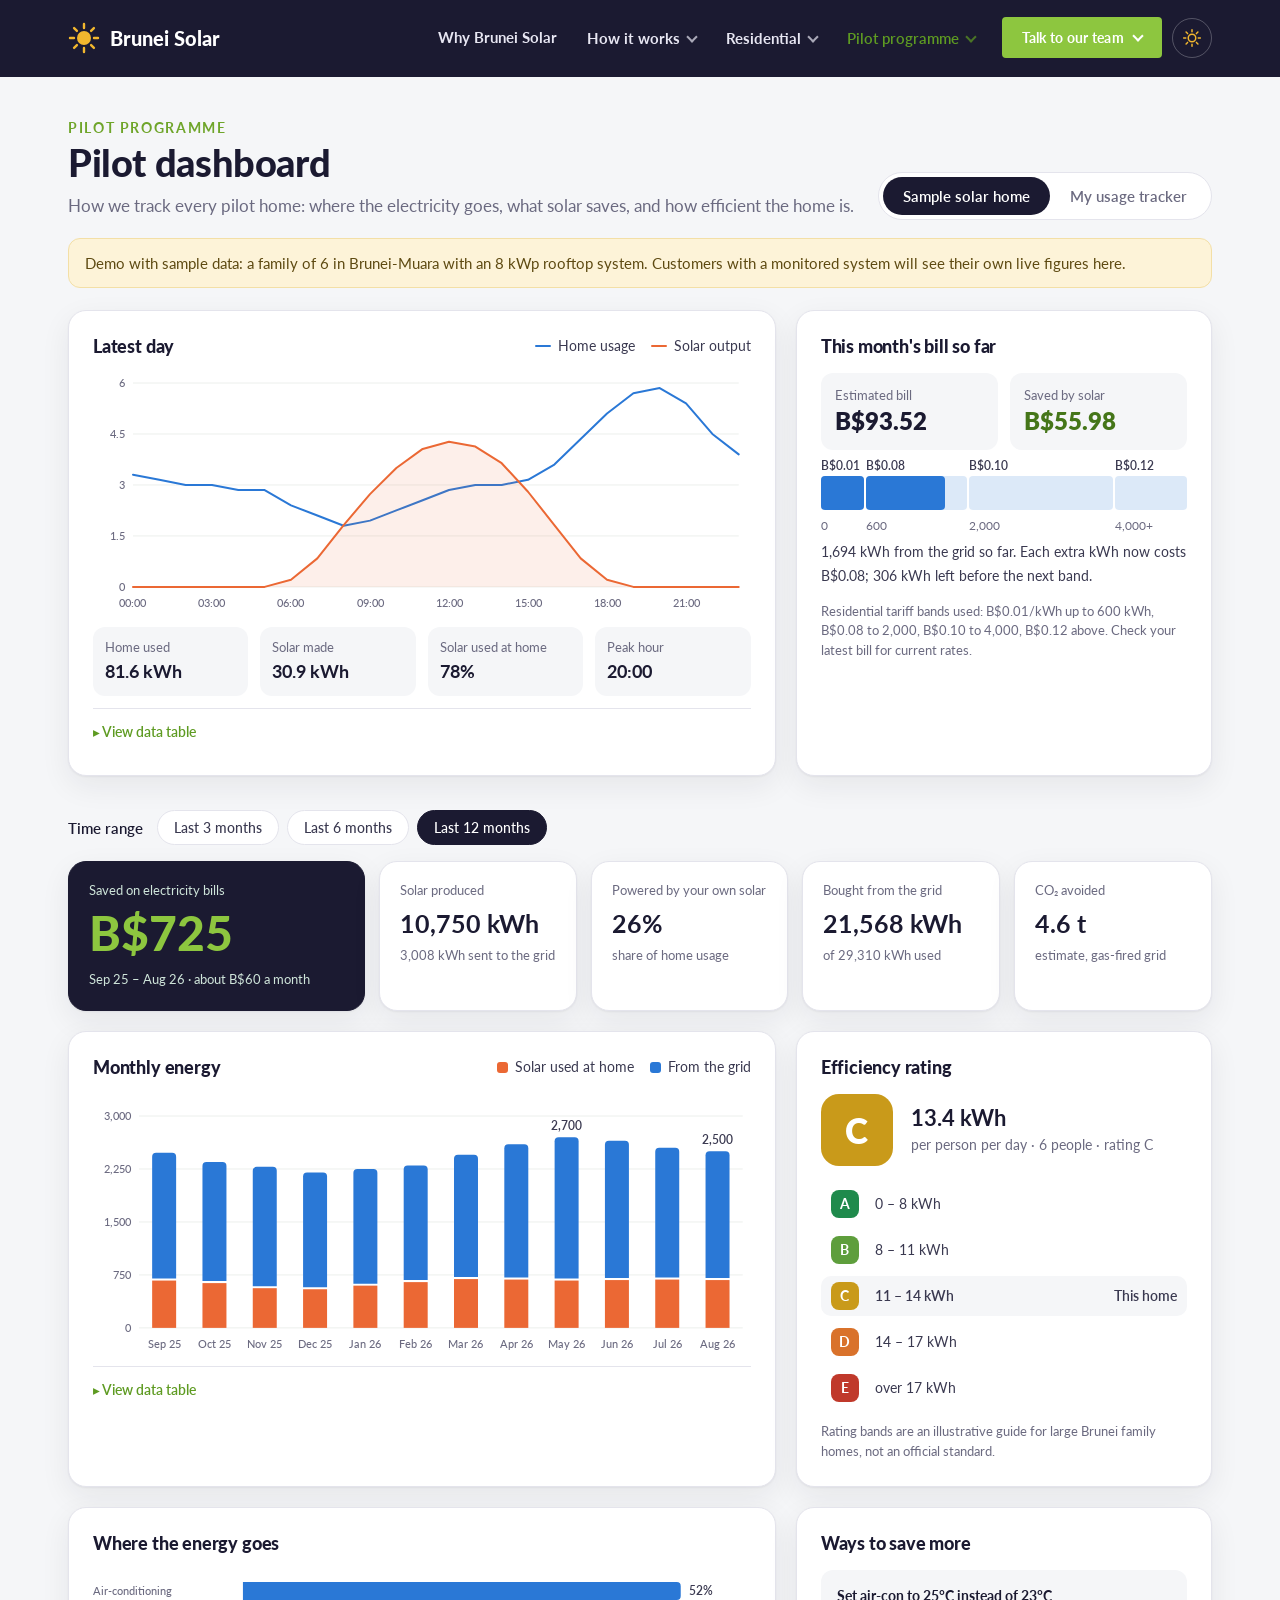
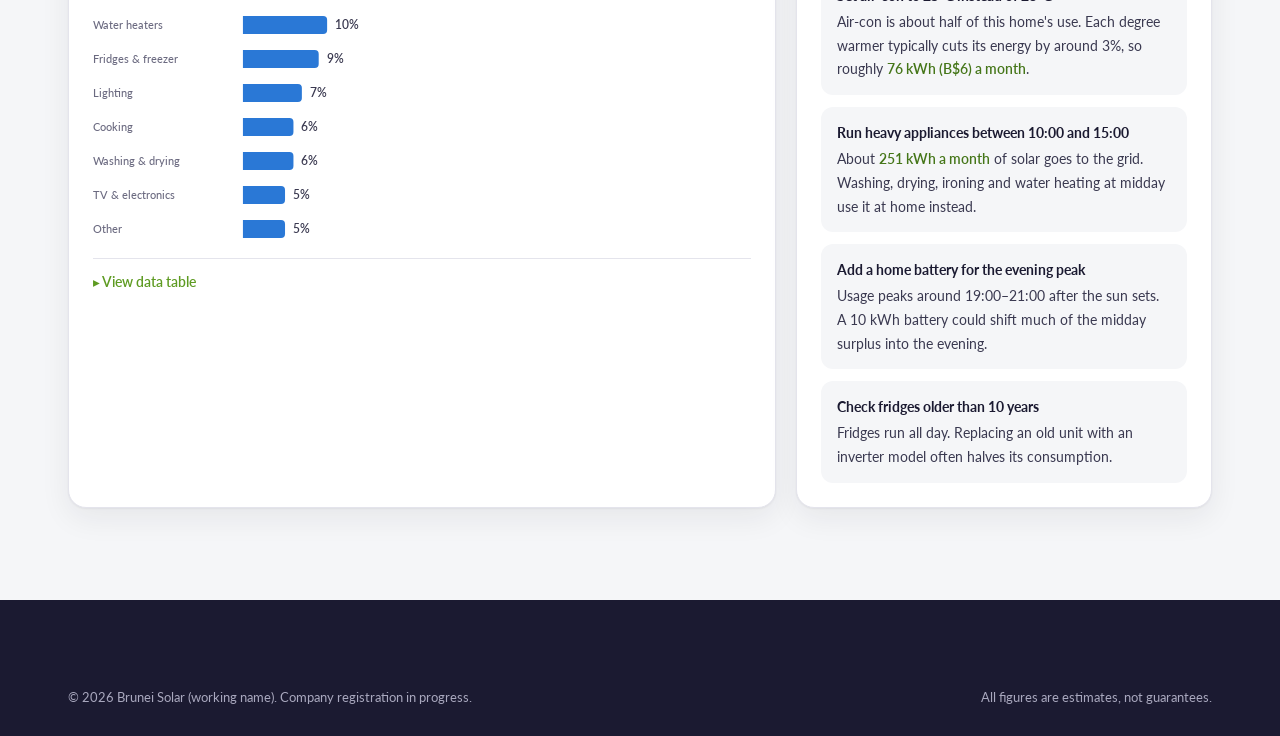
<file: dashboard.html>
<!doctype html>
<html lang="en">
<head>
  <meta charset="utf-8">
  <meta name="viewport" content="width=device-width, initial-scale=1">
  <link rel="icon" href="favicon.svg" type="image/svg+xml">
  <title>Pilot Dashboard — Brunei Solar</title>
  <meta name="description" content="Track your household electricity use, solar output, bill savings and energy efficiency, using Brunei's residential tariff bands.">
  <link rel="preconnect" href="https://fonts.googleapis.com">
  <link rel="preconnect" href="https://fonts.gstatic.com" crossorigin>
  <link href="https://fonts.googleapis.com/css2?family=Lato:wght@300;400;700;900&display=swap" rel="stylesheet">
  <link rel="stylesheet" href="assets/style.css?v=28">
  <link rel="stylesheet" href="assets/dashboard.css?v=2">
  <script>
    // header colour: dark (default) or light, remembered across pages
    (function () {
      var root = document.documentElement;
      try { if (localStorage.getItem('bs-header') === 'light') root.classList.add('header-light'); } catch (e) {}
      document.addEventListener('click', function (e) {
        var b = e.target.closest && e.target.closest('#themeToggle');
        if (!b) return;
        var light = root.classList.toggle('header-light');
        b.setAttribute('aria-label', light ? 'Switch top bar to dark mode' : 'Switch top bar to white mode');
        try { localStorage.setItem('bs-header', light ? 'light' : 'dark'); } catch (e2) {}
      });
    })();
  </script>
</head>
<body class="dash">

<header class="site-header">
  <div class="wrap bar">
    <a href="index.html" class="brand" aria-label="Brunei Solar home">
      <svg viewBox="0 0 32 32" aria-hidden="true"><circle cx="16" cy="16" r="7" fill="#F2B72E"/><g stroke="#F2B72E" stroke-width="2.4" stroke-linecap="round"><path d="M16 2v4M16 26v4M2 16h4M26 16h4M6.1 6.1l2.8 2.8M23.1 23.1l2.8 2.8M6.1 25.9l2.8-2.8M23.1 8.9l2.8-2.8"/></g></svg>
      <span>Brunei Solar</span>
    </a>
    <nav class="nav" id="nav">
      <a href="why.html">Why Brunei Solar</a>
      <div class="has-sub"><a href="how.html">How it works</a>
        <div class="sub"><a href="how.html">Our 5-step process</a><a href="blueprint.html">3D system blueprint</a></div></div>
      <div class="has-sub"><a href="residential.html">Residential</a>
        <div class="sub"><a href="residential.html">Home solar options</a><a href="savings.html">Savings estimator</a></div></div>
      <div class="has-sub"><a href="pilot.html" class="active">Pilot programme</a>
        <div class="sub"><a href="pilot.html">About the pilot</a><a href="dashboard.html">Pilot dashboard</a></div></div>
      <div class="has-sub cta"><a href="contact.html" class="btn btn-sm">Talk to our team</a>
        <div class="sub right"><a href="contact.html">Contact us</a><a href="contact.html#faq">FAQ</a></div></div>
    </nav>
    <button class="theme-toggle" id="themeToggle" aria-label="Switch top bar to white mode" title="White / dark top bar"><svg class="i-sun" viewBox="0 0 24 24"><circle cx="12" cy="12" r="4.5"/><path d="M12 2v2.5M12 19.5V22M2 12h2.5M19.5 12H22M4.9 4.9l1.8 1.8M17.3 17.3l1.8 1.8M4.9 19.1l1.8-1.8M17.3 6.7l1.8-1.8"/></svg><svg class="i-moon" viewBox="0 0 24 24"><path d="M20 14.5A8 8 0 1 1 9.5 4a6.5 6.5 0 0 0 10.5 10.5z"/></svg></button>
    <button class="burger" id="burger" aria-label="Open menu" aria-expanded="false"><span></span><span></span><span></span></button>
  </div>
</header>

<main class="wrap dash-main">
  <div class="dash-head">
    <div>
      <p class="kicker">Pilot programme</p>
      <h1>Pilot dashboard</h1>
      <p class="muted">How we track every pilot home: where the electricity goes, what solar saves, and how efficient the home is.</p>
    </div>
    <div class="tabs" role="tablist">
      <button role="tab" aria-selected="true" data-tab="sample" class="on">Sample solar home</button>
      <button role="tab" aria-selected="false" data-tab="tracker">My usage tracker</button>
    </div>
  </div>

  <!-- ============ SAMPLE HOME ============ -->
  <section id="tab-sample">
    <p class="demo-note">Demo with sample data: a family of 6 in Brunei-Muara with an 8 kWp rooftop system. Customers with a monitored system will see their own live figures here.</p>

    <!-- Today -->
    <div class="grid-2-1">
      <article class="panel">
        <div class="panel-head">
          <div><h2>Latest day</h2><p class="sub" id="dayLabel"></p></div>
          <ul class="legend">
            <li><i class="key-line" style="--c:var(--s-grid)"></i>Home usage</li>
            <li><i class="key-line" style="--c:var(--s-solar)"></i>Solar output</li>
          </ul>
        </div>
        <div class="chart" id="dayChart"></div>
        <div class="day-stats" id="dayStats"></div>
        <details class="table-view"><summary>View data table</summary><div id="dayTable"></div></details>
      </article>

      <article class="panel">
        <div class="panel-head"><div><h2>This month's bill so far</h2><p class="sub" id="billLabel"></p></div></div>
        <div class="bill-figs" id="billFigs"></div>
        <div class="bands" id="bands"></div>
        <p class="band-note" id="bandNote"></p>
        <p class="fine">Residential tariff bands used: B$0.01/kWh up to 600 kWh, B$0.08 to 2,000, B$0.10 to 4,000, B$0.12 above. Check your latest bill for current rates.</p>
      </article>
    </div>

    <!-- History, scoped by the filter -->
    <div class="filter-row" role="group" aria-label="Time range">
      <span>Time range</span>
      <button data-range="3">Last 3 months</button>
      <button data-range="6">Last 6 months</button>
      <button data-range="12" class="on">Last 12 months</button>
    </div>

    <div class="kpis">
      <div class="hero-tile">
        <span>Saved on electricity bills</span>
        <strong id="kSave">–</strong>
        <em id="kSaveSub"></em>
      </div>
      <div class="tile"><span>Solar produced</span><strong id="kProd">–</strong><em id="kProdSub"></em></div>
      <div class="tile"><span>Powered by your own solar</span><strong id="kSelf">–</strong><em>share of home usage</em></div>
      <div class="tile"><span>Bought from the grid</span><strong id="kGrid">–</strong><em id="kGridSub"></em></div>
      <div class="tile"><span>CO₂ avoided</span><strong id="kCo2">–</strong><em>estimate, gas-fired grid</em></div>
    </div>

    <div class="grid-2-1">
      <article class="panel">
        <div class="panel-head">
          <div><h2>Monthly energy</h2><p class="sub">Where your home's electricity came from, kWh</p></div>
          <ul class="legend">
            <li><i class="key-rect" style="--c:var(--s-solar)"></i>Solar used at home</li>
            <li><i class="key-rect" style="--c:var(--s-grid)"></i>From the grid</li>
          </ul>
        </div>
        <div class="chart" id="monthChart"></div>
        <details class="table-view"><summary>View data table</summary><div id="monthTable"></div></details>
      </article>

      <article class="panel">
        <div class="panel-head"><div><h2>Efficiency rating</h2><p class="sub">Electricity per person per day</p></div></div>
        <div class="rating" id="rating"></div>
        <ol class="scale" id="scale"></ol>
        <p class="fine">Rating bands are an illustrative guide for large Brunei family homes, not an official standard.</p>
      </article>
    </div>

    <div class="grid-2-1">
      <article class="panel">
        <div class="panel-head"><div><h2>Where the energy goes</h2><p class="sub">Estimated split of home usage over the selected period, kWh</p></div></div>
        <div class="chart" id="applChart"></div>
        <details class="table-view"><summary>View data table</summary><div id="applTable"></div></details>
      </article>

      <article class="panel">
        <div class="panel-head"><div><h2>Ways to save more</h2><p class="sub">Based on this home's pattern</p></div></div>
        <ul class="tips" id="tips"></ul>
      </article>
    </div>
  </section>

  <!-- ============ MY TRACKER ============ -->
  <section id="tab-tracker" hidden>
    <p class="demo-note">Log your monthly meter reading or bill to track your own usage and efficiency. Your entries stay in this browser on this device only; nothing is sent to us.</p>

    <div class="grid-1-2">
      <article class="panel">
        <h2>Add a month</h2>
        <form id="tForm" class="tform" novalidate>
          <label>Month<input type="month" name="month" required></label>
          <label>Electricity from the grid (kWh)<input type="number" name="grid" min="0" step="1" required placeholder="e.g. 2400"></label>
          <label>Solar produced (kWh, if you have solar)<input type="number" name="solar" min="0" step="1" placeholder="optional"></label>
          <label>People living in the home<input type="number" name="people" min="1" max="30" step="1" value="5" required></label>
          <button class="btn btn-block" type="submit">Save month</button>
          <p class="form-note" id="tNote" hidden></p>
        </form>
        <div class="t-actions">
          <button type="button" class="link-btn" id="tExample">Load example data</button>
          <button type="button" class="link-btn danger" id="tClear">Clear all</button>
        </div>
      </article>

      <article class="panel">
        <div class="panel-head"><div><h2>Grid electricity by month</h2><p class="sub">kWh bought from the grid</p></div></div>
        <div class="t-kpis" id="tKpis"></div>
        <div class="chart" id="tChart"></div>
        <div id="tTable"></div>
      </article>
    </div>
  </section>
</main>

<footer class="site-footer">
  <div class="wrap foot-bottom">
    <span>© 2026 Brunei Solar (working name). Company registration in progress.</span>
    <span>All figures are estimates, not guarantees.</span>
  </div>
</footer>

<div class="tip" id="tip" role="tooltip" hidden></div>
<script src="assets/dashboard.js?v=2"></script>
</body>
</html>
</file>
<file: assets/style.css>
/* ---------- tokens ---------- */
:root {
  --navy: #1B1A31;
  --navy-2: #26244A;
  --lime: #8DC63F;
  --lime-dark: #6FA52A;
  --ink: #1B1A31;
  --ink-2: #3A3950;
  --muted: #6B6A80;
  --line: #E4E4EC;
  --bg: #FFFFFF;
  --bg-alt: #F5F6F8;
  --green: #5E9B22;        /* accent used for links/text on light backgrounds */
  --green-dark: #457619;
  --sun: #F2B72E;
  --radius: 6px;
  --shadow: 0 1px 2px rgba(27,26,49,.05), 0 10px 30px rgba(27,26,49,.07);
  --head: "Lato", system-ui, sans-serif;
  --body: "Lato", system-ui, sans-serif;
}

/* ---------- base ---------- */
* { box-sizing: border-box; }
[hidden] { display: none !important; }
html { scroll-behavior: smooth; scroll-padding-top: 84px; }
body { margin: 0; font: 400 17px/1.65 var(--body); color: var(--ink-2); background: var(--bg); }
h1, h2, h3, h4 { font-family: var(--head); color: var(--ink); line-height: 1.2; margin: 0 0 .5em; }
h1 { font-size: clamp(2.2rem, 4.4vw, 3.4rem); font-weight: 900; letter-spacing: -.01em; }
h2 { font-size: clamp(1.8rem, 3vw, 2.5rem); font-weight: 900; letter-spacing: -.01em; }
h3 { font-size: 1.2rem; font-weight: 700; }
p { margin: 0 0 1em; }
a { color: var(--green); }
img { max-width: 100%; }
.wrap { max-width: 1200px; margin: 0 auto; padding-inline: 28px; }
.muted { color: var(--muted); }
.kicker { font-weight: 700; color: var(--lime-dark); font-size: .85rem; letter-spacing: .12em; text-transform: uppercase; margin-bottom: 10px; }
.kicker.light { color: var(--lime); }
.fine { font-size: .82rem; color: var(--muted); line-height: 1.55; }

/* ---------- buttons ---------- */
.btn { display: inline-flex; align-items: center; justify-content: center; gap: 8px; background: var(--lime); color: #fff; font: 700 .95rem var(--body); letter-spacing: .02em; padding: 16px 30px; border-radius: 4px; text-decoration: none; border: 2px solid var(--lime); cursor: pointer; transition: background .2s, border-color .2s, color .2s, transform .2s; }
.btn:hover { background: var(--lime-dark); border-color: var(--lime-dark); }
.btn-outline { background: transparent; color: #fff; border-color: rgba(255,255,255,.8); }
.btn-outline:hover { background: #fff; color: var(--navy); border-color: #fff; }
.btn-sm { padding: 10px 18px; font-size: .9rem; }
.btn-block { width: 100%; }

/* ---------- header ---------- */
.site-header { position: sticky; top: 0; z-index: 30; background: var(--navy); }
.bar { display: flex; align-items: center; justify-content: space-between; height: 76px; }
.brand { display: inline-flex; align-items: center; gap: 10px; font: 900 1.25rem var(--head); color: #fff; text-decoration: none; }
.brand svg { width: 32px; height: 32px; }
.nav { display: flex; align-items: center; gap: 4px; }
.nav > a, .has-sub > a:not(.btn) { color: #E7E6F2; text-decoration: none; font-weight: 700; font-size: .95rem; padding: 10px 13px; border-radius: 4px; white-space: nowrap; }
.nav > a:hover, .has-sub > a:not(.btn):hover { color: var(--lime); }
.nav a.active { color: var(--lime); }
.has-sub { position: relative; }
.has-sub > a:not(.btn)::after { content: ""; display: inline-block; width: 6px; height: 6px; border-right: 2px solid currentColor; border-bottom: 2px solid currentColor; transform: rotate(45deg); margin: 0 0 3px 8px; opacity: .7; }
.has-sub.cta { margin-left: 10px; }
.has-sub.cta .btn::after { content: ""; display: inline-block; width: 6px; height: 6px; border-right: 2px solid #fff; border-bottom: 2px solid #fff; transform: rotate(45deg); margin: 0 0 3px 2px; }
.sub { position: absolute; top: 100%; left: 0; min-width: 210px; background: #fff; border-radius: 6px; box-shadow: 0 16px 40px rgba(27,26,49,.22); padding: 8px; opacity: 0; visibility: hidden; transform: translateY(8px); transition: opacity .18s, transform .18s, visibility .18s; }
.sub.right { left: auto; right: 0; }
.has-sub:hover .sub, .has-sub:focus-within .sub { opacity: 1; visibility: visible; transform: translateY(4px); }
.sub a { display: block; color: var(--ink); text-decoration: none; font-weight: 700; font-size: .92rem; padding: 10px 12px; border-radius: 4px; }
.sub a:hover { background: var(--bg-alt); color: var(--lime-dark); }
.burger { display: none; background: none; border: 0; padding: 8px; cursor: pointer; }
.burger span { display: block; width: 24px; height: 2px; background: #fff; margin: 5px 0; border-radius: 2px; }

/* ---------- hero ---------- */
.hero { position: relative; min-height: min(78vh, 720px); display: flex; align-items: center; color: #fff; background: linear-gradient(90deg, rgba(27,26,49,.82) 0%, rgba(27,26,49,.55) 45%, rgba(27,26,49,.15) 100%), var(--hero-img) 75% 30% / cover, var(--navy); padding: 140px 0 110px; }
.hero .wave { position: absolute; top: -1px; left: 0; width: 100%; height: 90px; fill: var(--navy); }
.hero-inner { position: relative; max-width: 1200px; }
.hero h1 { color: #fff; max-width: 680px; }
.lede { font-size: 1.2rem; font-weight: 300; max-width: 600px; color: #EDEDF5; }
.lede strong { font-weight: 700; color: #fff; }
.cta-row { display: flex; gap: 14px; flex-wrap: wrap; margin-top: 34px; }

/* ---------- services (line icons) ---------- */
.services { padding: 80px 0 40px; }
.svc-grid { display: grid; grid-template-columns: repeat(4, 1fr); gap: 28px; }
.svc { text-align: center; text-decoration: none; padding: 20px 14px; border-radius: 8px; transition: background .2s, transform .2s; }
.svc:hover { background: var(--bg-alt); transform: translateY(-3px); }
.svc svg { width: 72px; height: 72px; fill: none; stroke: var(--ink); stroke-width: 2; stroke-linejoin: round; stroke-linecap: round; margin-bottom: 14px; }
.svc h3 { color: var(--lime-dark); font-size: 1.3rem; font-weight: 900; }
.svc p { color: var(--muted); font-size: .98rem; margin: 0; }

/* ---------- services: auto-moving photo strip ---------- */
.reel { background: #070B1A; padding: 64px 0 72px; overflow: hidden; }
.reel-track { display: flex; width: max-content; animation: reel 48s linear infinite; }
.reel:hover .reel-track, .reel:focus-within .reel-track { animation-play-state: paused; }
@keyframes reel { from { transform: translateX(-50%); } to { transform: translateX(0); } }
.reel-item { position: relative; flex: none; width: clamp(240px, 26vw, 360px); height: clamp(320px, 34vw, 460px); overflow: hidden; text-decoration: none; border-right: 2px solid #070B1A; }
.reel-item img { width: 100%; height: 100%; object-fit: cover; display: block; filter: saturate(.85); transition: transform .6s, filter .4s; }
.reel-item::after { content: ""; position: absolute; inset: 0; background: linear-gradient(to top, rgba(7,11,26,.85) 0%, rgba(7,11,26,.15) 45%, rgba(7,11,26,.05) 100%); }
.reel-item:hover img { transform: scale(1.06); filter: saturate(1.05); }
.reel-label { position: absolute; left: 22px; right: 22px; bottom: 22px; z-index: 1; color: #fff; }
.reel-label b { display: block; font-size: 1.15rem; font-weight: 900; letter-spacing: .04em; text-transform: uppercase; }
.reel-label em { display: block; font-style: normal; font-size: .9rem; color: #C9C8DA; max-height: 0; opacity: 0; overflow: hidden; transition: max-height .35s, opacity .35s, margin .35s; }
.reel-item:hover .reel-label em, .reel-item:focus .reel-label em { max-height: 60px; opacity: 1; margin-top: 6px; }
@media (prefers-reduced-motion: reduce) { .reel-track { animation-duration: 160s; } }

/* ---------- sections ---------- */
.section { padding: 96px 0; }
.section.alt { background: var(--bg-alt); }
.section-head { max-width: 720px; margin-bottom: 48px; }
.section-head.center { text-align: center; margin-inline: auto; }
.section-head p:not(.kicker) { color: var(--muted); font-size: 1.08rem; }

/* why */
.why-grid { display: grid; grid-template-columns: 1fr 1.1fr; gap: 64px; align-items: start; }
.lead2 { font-size: 1.12rem; color: var(--muted); }
.why-fig { margin: 16px 0 0; }
.why-photo { width: 100%; aspect-ratio: 4 / 3; object-fit: cover; border-radius: 8px; display: block; }
.why-fig figcaption { font-size: .82rem; color: var(--muted); margin-top: 8px; }
.reasons { list-style: none; margin: 0; padding: 0; display: grid; grid-template-columns: 1fr 1fr; gap: 28px 32px; }
.reasons li { display: flex; gap: 16px; align-items: flex-start; }
.reasons svg { width: 44px; height: 44px; flex: none; fill: none; stroke: var(--lime-dark); stroke-width: 1.6; stroke-linecap: round; stroke-linejoin: round; padding: 9px; background: #EEF6E3; border-radius: 50%; }
.reasons h3 { font-size: 1.08rem; margin-bottom: 4px; }
.reasons p { font-size: .95rem; color: var(--muted); margin: 0; }

/* stats band */
.band { background: linear-gradient(rgba(27,26,49,.86), rgba(27,26,49,.86)), var(--band-img, none) center / cover, var(--navy); color: #D9D8EA; padding: 64px 0; }
.stats { display: grid; grid-template-columns: repeat(4, 1fr); gap: 32px; }
.stats strong { display: block; font: 900 2.2rem var(--head); color: var(--lime); margin-bottom: 4px; }
.stats span { font-size: .95rem; line-height: 1.5; }

/* steps */
.steps { list-style: none; margin: 0 0 56px; padding: 0; display: grid; grid-template-columns: repeat(5, 1fr); gap: 22px; }
.steps li { background: #fff; border-radius: 8px; padding: 26px 22px; box-shadow: var(--shadow); position: relative; }
.steps span { display: grid; place-items: center; width: 44px; height: 44px; border-radius: 50%; background: var(--lime); color: #fff; font: 900 1.1rem var(--head); margin-bottom: 16px; }
.steps h3 { font-size: 1.08rem; }
.steps p { font-size: .95rem; color: var(--muted); margin: 0; }

/* blueprint feature */
.bp-feature { display: grid; grid-template-columns: 1fr 1fr; background: #0B2A4A; border-radius: 10px; overflow: hidden; color: #DCE9F7; }
.bp-text { padding: 48px; }
.bp-text h3 { color: #fff; font-size: 1.8rem; font-weight: 900; }
.bp-text p:not(.kicker) { color: #C9DDF2; }
.bp-visual { position: relative; display: block; background: linear-gradient(rgba(127,169,209,.12) 1px, transparent 1px) 0 0 / 24px 24px, linear-gradient(90deg, rgba(127,169,209,.12) 1px, transparent 1px) 0 0 / 24px 24px, #0E3459; }
.bp-visual svg { width: 100%; height: 100%; display: block; padding: 24px; }
.bp-visual .flow { animation: dash 1s linear infinite; }
@keyframes dash { to { stroke-dashoffset: -22; } }
.bp-visual .play { position: absolute; right: 20px; bottom: 20px; background: var(--lime); color: #fff; font-weight: 700; font-size: .9rem; padding: 8px 14px; border-radius: 4px; }
.bp-visual:hover .play { background: var(--lime-dark); }

/* residential */
.options { display: grid; grid-template-columns: repeat(3, 1fr); gap: 24px; align-items: stretch; }
.option { position: relative; background: #fff; border: 1px solid var(--line); border-radius: 10px; overflow: hidden; display: flex; flex-direction: column; transition: transform .2s, box-shadow .2s; }
.option:hover { transform: translateY(-4px); box-shadow: var(--shadow); }
.option.featured { border: 2px solid var(--lime); box-shadow: var(--shadow); }
.option > *:not(.opt-img):not(.badge) { margin-inline: 26px; }
.opt-img { width: 100%; aspect-ratio: 16 / 10; object-fit: cover; display: block; margin-bottom: 22px; }
.badge { position: absolute; top: 14px; left: 14px; background: var(--navy); color: #fff; font-size: .75rem; font-weight: 700; letter-spacing: .06em; text-transform: uppercase; padding: 5px 10px; border-radius: 4px; }
.option.featured .badge { background: var(--lime); }
.option h3 { font-size: 1.5rem; font-weight: 900; margin-bottom: 2px; }
.opt-sub { color: var(--lime-dark); font-weight: 700; font-size: .92rem; margin-bottom: 12px; }
.option > p:not(.opt-sub) { font-size: .97rem; color: var(--muted); }
.option dl { margin-top: auto !important; margin-bottom: 26px !important; border-top: 1px solid var(--line); padding-top: 14px; display: grid; gap: 2px; }
.option dt { font-size: .75rem; font-weight: 700; letter-spacing: .06em; text-transform: uppercase; color: var(--muted); margin-top: 8px; }
.option dd { margin: 0; font-size: .95rem; color: var(--ink); font-weight: 700; }
.chooser { margin-top: 48px; background: var(--navy); color: #fff; border-radius: 10px; padding: 32px 36px; }
.chooser h3 { color: #fff; font-size: 1.4rem; font-weight: 900; margin-bottom: 18px; }
.chooser-grid { display: grid; grid-template-columns: repeat(4, 1fr); gap: 14px; }
.chooser-grid div { background: var(--navy-2); border-radius: 8px; padding: 18px; display: flex; flex-direction: column; gap: 12px; justify-content: space-between; }
.chooser-grid span { font-style: italic; color: #D9D8EA; font-size: .95rem; }
.chooser-grid b { color: var(--lime); font-size: 1rem; }
.chooser-grid b::before { content: "→ "; }
.included { margin-top: 36px; }
.included h3 { font-size: 1.2rem; }
.included ul { list-style: none; padding: 0; margin: 0 0 14px; display: grid; grid-template-columns: repeat(3, 1fr); gap: 10px 24px; }
.included li { padding-left: 28px; position: relative; font-size: .97rem; }
.included li::before, .ticks li::before { content: ""; position: absolute; left: 4px; top: 8px; width: 11px; height: 6px; border-left: 2.5px solid var(--lime); border-bottom: 2.5px solid var(--lime); transform: rotate(-45deg); }

/* ---------- calculator ---------- */
.calc-grid { display: grid; grid-template-columns: 1.1fr 1fr; gap: 56px; align-items: start; }
.seg { display: inline-flex; background: #fff; border: 1px solid var(--line); border-radius: 6px; padding: 4px; margin: 10px 0 26px; }
.seg button { border: 0; background: none; font: 700 .95rem var(--body); color: var(--muted); padding: 9px 22px; border-radius: 4px; cursor: pointer; }
.seg button.on { background: var(--navy); color: #fff; }
.field { display: block; margin-bottom: 26px; }
.field > span { display: flex; justify-content: space-between; font-weight: 700; color: var(--ink); margin-bottom: 10px; }
.field b { color: var(--lime-dark); }
input[type=range] { width: 100%; accent-color: var(--lime-dark); }
.money { display: flex; align-items: center; border: 1px solid var(--line); border-radius: 6px; background: #fff; max-width: 200px; }
.money em { font-style: normal; padding: 0 10px 0 14px; color: var(--muted); }
.money input { border: 0; padding: 12px 12px 12px 0; font: 400 1rem var(--body); width: 100%; background: none; outline: none; }
.result { background: #fff; border: 1px solid var(--line); border-radius: 10px; padding: 30px; box-shadow: var(--shadow); }
.r-row { display: flex; justify-content: space-between; padding: 11px 0; border-bottom: 1px solid var(--line); font-size: .97rem; }
.r-row strong { color: var(--ink); }
.r-big { background: var(--navy); border-radius: 8px; padding: 18px 20px; margin: 14px 0; display: grid; grid-template-columns: 1fr auto; align-items: baseline; }
.r-big span { font-weight: 700; color: #D9D8EA; }
.r-big strong { font: 900 1.9rem var(--head); color: var(--lime); text-align: right; }
.r-big em { grid-column: 1 / -1; font-style: normal; font-size: .9rem; color: #C9C8DA; text-align: right; }
.result .btn { margin-top: 22px; }

/* ---------- pilot ---------- */
.pilot { background: linear-gradient(90deg, rgba(27,26,49,.9) 0%, rgba(27,26,49,.72) 50%, rgba(27,26,49,.35) 100%), var(--pilot-img) center / cover, var(--navy); color: #D9D8EA; }
.pilot h2 { color: #fff; }
.pilot-grid { display: grid; grid-template-columns: 1.15fr 1fr; gap: 56px; align-items: center; }
.ticks { list-style: none; padding: 0; margin: 0 0 30px; }
.ticks li { padding: 5px 0 5px 28px; position: relative; color: #fff; }
.pilot-slots { display: grid; grid-template-columns: 1fr 1fr; gap: 14px; }
.pilot-slots div { background: rgba(255,255,255,.06); border: 1px solid rgba(255,255,255,.14); border-radius: 8px; padding: 22px; }
.pilot-slots strong { display: block; font: 900 2.4rem var(--head); color: var(--lime); line-height: 1; margin-bottom: 6px; }
.dash-card { display: flex; align-items: center; gap: 16px; margin-top: 14px; background: #fff; border-radius: 8px; padding: 18px 20px; text-decoration: none; transition: transform .2s; }
.dash-card:hover { transform: translateY(-2px); }
.dash-card svg { width: 56px; height: 40px; flex: none; fill: none; stroke-width: 2; }
.dash-card strong { display: block; color: var(--ink); font-size: 1.1rem; }
.dash-card span { color: var(--muted); font-size: .92rem; }

/* ---------- contact + faq ---------- */
.contact-grid { display: grid; grid-template-columns: 1fr 1.6fr; gap: 40px; align-items: start; }
.contact-info { display: grid; gap: 14px; }
.contact-photo { width: 100%; aspect-ratio: 16 / 9; object-fit: cover; border-radius: 8px; display: block; }
.contact-info div { background: #fff; border-left: 4px solid var(--lime); border-radius: 6px; padding: 16px 20px; box-shadow: var(--shadow); }
.contact-info h3 { font-size: .8rem; letter-spacing: .08em; text-transform: uppercase; color: var(--muted); margin-bottom: 4px; }
.contact-info p { margin: 0; color: var(--ink); font-weight: 700; }
.form { background: #fff; border-radius: 10px; padding: 32px; box-shadow: var(--shadow); }
.form label { display: block; font-weight: 700; font-size: .9rem; color: var(--ink); margin-bottom: 16px; }
.form input, .form select, .form textarea { display: block; width: 100%; margin-top: 6px; padding: 13px 14px; border: 1px solid var(--line); border-radius: 4px; font: 400 1rem var(--body); color: var(--ink); background: var(--bg-alt); }
.form input:focus, .form select:focus, .form textarea:focus { outline: 2px solid var(--lime); border-color: transparent; }
.form .invalid { border-color: #C0392B; }
.row2 { display: grid; grid-template-columns: 1fr 1fr; gap: 16px; }
.form-note { margin: 14px 0 0; padding: 12px 14px; border-radius: 6px; background: #EEF6E3; color: var(--green-dark); font-size: .93rem; }
.faq { max-width: 860px; margin: 72px auto 0; }
.faq h3 { font-size: 1.6rem; font-weight: 900; text-align: center; margin-bottom: 20px; }
.faq details { background: #fff; border-radius: 6px; margin-bottom: 10px; box-shadow: 0 1px 2px rgba(27,26,49,.05); }
.faq summary { cursor: pointer; list-style: none; font-weight: 700; color: var(--ink); padding: 18px 54px 18px 22px; position: relative; }
.faq summary::-webkit-details-marker { display: none; }
.faq summary::after { content: "+"; position: absolute; right: 22px; top: 11px; font-size: 1.6rem; font-weight: 400; color: var(--lime-dark); }
.faq details[open] summary::after { content: "–"; }
.faq details p { color: var(--muted); padding: 0 22px 18px; margin: 0; }

/* ---------- footer ---------- */
.site-footer { background: var(--navy); color: #A9A8BE; padding: 64px 0 28px; font-size: .93rem; }
.foot { display: flex; justify-content: space-between; gap: 40px; flex-wrap: wrap; padding-bottom: 36px; border-bottom: 1px solid rgba(255,255,255,.1); }
.foot p { margin: 12px 0 0; max-width: 280px; }
.brand.light { color: #fff; }
.foot-cols { display: flex; gap: 64px; flex-wrap: wrap; }
.foot-cols h4 { color: #fff; font-size: .85rem; letter-spacing: .08em; text-transform: uppercase; margin-bottom: 12px; }
.foot-cols a { display: block; color: #C9C8DA; text-decoration: none; padding: 3px 0; }
.foot-cols a:hover { color: var(--lime); }
.foot-bottom { display: flex; justify-content: space-between; gap: 16px; flex-wrap: wrap; padding-top: 22px; font-size: .84rem; }

/* ---------- responsive ---------- */
@media (max-width: 1150px) {
  .nav { display: none; position: absolute; top: 76px; left: 0; right: 0; flex-direction: column; align-items: stretch; gap: 0; background: var(--navy); padding: 8px 20px 22px; border-top: 1px solid rgba(255,255,255,.08); max-height: calc(100vh - 76px); overflow: auto; }
  .nav.open { display: flex; }
  .nav > a, .has-sub > a:not(.btn) { padding: 13px 0; border-bottom: 1px solid rgba(255,255,255,.08); border-radius: 0; }
  .has-sub > a:not(.btn)::after, .has-sub.cta .btn::after { display: none; }
  .sub { position: static; opacity: 1; visibility: visible; transform: none; box-shadow: none; background: transparent; padding: 0 0 6px 16px; min-width: 0; }
  .sub a { color: #C9C8DA; font-weight: 400; padding: 8px 0; }
  .sub a:hover { background: none; }
  .has-sub.cta { margin: 14px 0 0; }
  .has-sub.cta .btn { width: 100%; }
  .burger { display: block; }
  .svc-grid, .stats, .chooser-grid { grid-template-columns: repeat(2, 1fr); }
  .steps { grid-template-columns: repeat(3, 1fr); }
  .options { grid-template-columns: 1fr; max-width: 560px; margin-inline: auto; }
}
@media (max-width: 860px) {
  .wrap { padding-inline: 20px; }
  .hero { padding: 120px 0 80px; min-height: 0; }
  .hero .wave { height: 50px; }
  .why-grid, .calc-grid, .pilot-grid, .contact-grid, .bp-feature { grid-template-columns: 1fr; gap: 36px; }
  .bp-text { padding: 32px 24px; }
  .bp-visual { min-height: 220px; }
  .section { padding: 64px 0; }
  .included ul { grid-template-columns: 1fr 1fr; }
}
@media (max-width: 560px) {
  .svc-grid, .stats, .chooser-grid, .steps, .reasons, .row2, .included ul { grid-template-columns: 1fr; }
  .result, .form, .chooser { padding: 22px; }
  .cta-row .btn { width: 100%; }
}

/* ---------- front-page slider ---------- */
.slider { position: relative; overflow: hidden; background: var(--navy); color: #fff; outline: none; }
.slider .wave { position: absolute; top: -1px; left: 0; width: 100%; height: 90px; fill: var(--navy); z-index: 3; }
.slides { display: flex; transition: transform .8s cubic-bezier(.65,0,.35,1); }
.slide { flex: 0 0 100%; min-height: min(86vh, 780px); display: flex; align-items: center; padding: 150px 0; background: linear-gradient(90deg, rgba(27,26,49,.85) 0%, rgba(27,26,49,.55) 48%, rgba(27,26,49,.12) 100%), var(--img) 72% 35% / cover; }
.slide-inner { width: 100%; }
.slide h1, .slide h2 { color: #fff; max-width: 700px; font-size: clamp(2.2rem, 4.6vw, 3.6rem); font-weight: 900; }
.slide .lede { max-width: 600px; }
.slide .kicker, .slide h1, .slide h2, .slide .lede, .slide .cta-row { opacity: 0; transform: translateX(40px); transition: opacity .6s, transform .6s; }
.slide.on .kicker, .slide.on h1, .slide.on h2, .slide.on .lede, .slide.on .cta-row { opacity: 1; transform: none; }
.slide.on h1, .slide.on h2 { transition-delay: .15s; }
.slide.on .lede { transition-delay: .3s; }
.slide.on .cta-row { transition-delay: .45s; }
.slider-ui { position: absolute; left: 0; right: 0; bottom: 36px; display: flex; align-items: center; justify-content: space-between; gap: 20px; z-index: 4; }
.count { font-weight: 300; color: #C9C8DA; letter-spacing: .08em; }
.count b { color: #fff; font-weight: 900; font-size: 1.2rem; }
.dots { display: flex; gap: 10px; }
.dots button { width: 34px; height: 4px; border: 0; padding: 0; background: rgba(255,255,255,.35); cursor: pointer; transition: background .3s, width .3s; }
.dots button.on { background: var(--lime); width: 56px; }
.arrows { display: flex; gap: 8px; }
.arrows button { width: 60px; height: 60px; border: 0; background: rgba(255,255,255,.12); cursor: pointer; display: grid; place-items: center; transition: background .2s; }
.arrows button.next { background: var(--lime); }
.arrows button:hover { background: var(--lime-dark); }
.arrows svg { width: 26px; height: 26px; fill: none; stroke: #fff; stroke-width: 2.2; stroke-linecap: round; stroke-linejoin: round; }
@media (prefers-reduced-motion: reduce) { .slides, .slide * { transition: none !important; } }

/* ---------- call-to-action band ---------- */
.cta-band { background: var(--lime); padding: 48px 0; }
.cta-band-inner { display: flex; align-items: center; justify-content: space-between; gap: 24px; flex-wrap: wrap; }
.cta-band h2 { color: #fff; font-size: clamp(1.6rem, 2.6vw, 2.1rem); margin-bottom: 4px; }
.cta-band p { color: #F3FAEA; margin: 0; }
.cta-band .btn { background: var(--navy); border-color: var(--navy); }
.cta-band .btn:hover { background: #000; border-color: #000; }

/* ---------- inner page heading ---------- */
.page-head { background: var(--navy); color: #D9D8EA; padding: 72px 0 64px; }
.page-head h1 { color: #fff; font-size: clamp(2.2rem, 4.4vw, 3.4rem); margin-bottom: 10px; }
.page-head p:not(.kicker) { max-width: 620px; font-size: 1.15rem; font-weight: 300; margin: 0; }
.page-head + .section { padding-top: 72px; }

/* ---------- why page: impact cards ---------- */
.impact { padding: 88px 0 100px; }
.impact-head { max-width: 640px; margin-bottom: 52px; }
.impact-head h1, .impact-head h2 { font-size: clamp(2.6rem, 5vw, 4rem); font-weight: 400; letter-spacing: -.035em; line-height: 1.05; }
.impact-head h2 { font-size: clamp(2.2rem, 4vw, 3.2rem); }
.impact-head p:not(.kicker) { color: var(--muted); font-size: 1.15rem; }
.impact-grid { display: grid; grid-template-columns: repeat(3, 1fr); gap: 40px; }
.impact-card { position: relative; aspect-ratio: 4 / 4.6; padding: 36px 34px; display: flex; flex-direction: column; color: #fff; overflow: hidden; background: #0A0A0F; isolation: isolate; }
.impact-card::before { content: ""; position: absolute; inset: 0; z-index: -2; background: var(--img) center / cover; filter: grayscale(1) brightness(.75); transition: transform .8s, filter .5s; }
.impact-card::after { content: ""; position: absolute; inset: 0; z-index: -1; background: linear-gradient(180deg, rgba(5,6,12,.92) 0%, rgba(5,6,12,.55) 45%, rgba(5,6,12,.88) 100%); }
.impact-card:hover::before { transform: scale(1.05); filter: grayscale(.2) brightness(.8); }
.impact-tag { display: inline-flex; align-items: center; gap: 8px; font-weight: 700; font-size: 1.05rem; color: #fff; margin-bottom: 22px; }
.impact-tag svg { width: 24px; height: 24px; fill: none; stroke: var(--lime); stroke-width: 1.8; stroke-linecap: round; stroke-linejoin: round; }
.impact-card h3 { color: #fff; font-size: clamp(1.8rem, 2.6vw, 2.5rem); font-weight: 400; letter-spacing: -.035em; line-height: 1.1; margin: 0; }
.impact-card p { margin: auto 0 0; color: #C9CAD6; font-size: .98rem; }

/* ---------- why page: wide link cards with arrow ---------- */
.person-grid { display: grid; grid-template-columns: repeat(3, 1fr); gap: 40px; }
.person-card { position: relative; display: flex; align-items: flex-end; justify-content: space-between; gap: 16px; aspect-ratio: 527 / 283; padding: 32px 38px; text-decoration: none; color: #fff; overflow: hidden; background: #0A0A0F; isolation: isolate; }
.person-card::before { content: ""; position: absolute; inset: 0; z-index: -2; background: var(--img) center / cover; filter: grayscale(1) brightness(.6); transition: transform .8s, filter .5s; }
.person-card::after { content: ""; position: absolute; inset: 0; z-index: -1; background: linear-gradient(0deg, rgba(5,6,12,.75), rgba(5,6,12,.15)); }
.person-card:hover::before { transform: scale(1.05); filter: grayscale(.3) brightness(.65); }
.person-card span { font-size: 1.05rem; line-height: 1.5; color: #E6E6EE; }
.person-card b { display: block; font-size: 1.2rem; color: #fff; }
.person-card .arrow { flex: none; width: 64px; height: 64px; background: var(--lime); display: grid; place-items: center; transition: background .2s, transform .2s; }
.person-card:hover .arrow { background: var(--lime-dark); transform: translateX(4px); }
.person-card .arrow svg { width: 24px; height: 24px; fill: none; stroke: #fff; stroke-width: 2; stroke-linecap: round; stroke-linejoin: round; }

/* pilot page: the dark pilot section acts as the page hero */
.pilot-page .pilot { padding-top: 110px; }

@media (max-width: 1150px) {
  .impact-grid, .person-grid { grid-template-columns: 1fr 1fr; gap: 24px; }
}
@media (max-width: 860px) {
  .slide { min-height: 0; padding: 110px 0 150px; }
  .slider .wave { height: 50px; }
  .arrows button { width: 50px; height: 50px; }
  .count { display: none; }
  .impact { padding: 56px 0 64px; }
}
@media (max-width: 560px) {
  .impact-grid, .person-grid { grid-template-columns: 1fr; }
  .impact-card { aspect-ratio: auto; min-height: 340px; }
  .slide .cta-row .btn { width: 100%; }
  .dots button { width: 22px; }
  .dots button.on { width: 36px; }
}

/* ---------- home: full-screen slider only ---------- */
body.home { overflow: hidden; }
body.home .site-footer { display: none; }
body.home .slider { height: calc(100vh - 76px); height: calc(100svh - 76px); cursor: pointer; }
body.home .slides, body.home .slide { height: 100%; }
body.home .slide { min-height: 0; padding: 0; }
body.home .slide h1, body.home .slide h2 { font-size: clamp(2.6rem, 6vw, 5rem); max-width: 900px; margin: 0; }
body.home .slide .kicker { font-size: .95rem; margin-bottom: 16px; }

/* home slides are pure pictures */
.sr-only { position: absolute; width: 1px; height: 1px; overflow: hidden; clip: rect(0 0 0 0); white-space: nowrap; }
body.home .slide { background: linear-gradient(0deg, rgba(10,10,25,.45) 0%, rgba(10,10,25,0) 22%), var(--img) center / cover; }
body.home .slide.diagram { background: var(--img) center 60% / contain no-repeat, linear-gradient(rgba(255,255,255,.07) 1px, transparent 1px) 0 0 / 160px 160px, linear-gradient(90deg, rgba(255,255,255,.07) 1px, transparent 1px) 0 0 / 160px 160px, linear-gradient(rgba(255,255,255,.035) 1px, transparent 1px) 0 0 / 32px 32px, linear-gradient(90deg, rgba(255,255,255,.035) 1px, transparent 1px) 0 0 / 32px 32px, var(--navy); background-origin: content-box, border-box, border-box, border-box, border-box; padding: 70px 24px 16px; }

/* home: only the logo at first; the menu animates in after the first click */
body.home .nav > *, body.home .burger { opacity: 0; transform: translateY(-14px); pointer-events: none; transition: opacity .45s ease, transform .45s ease; }
body.home.menu-open .nav > *, body.home.menu-open .burger { opacity: 1; transform: none; pointer-events: auto; }
body.home.menu-open .nav > *:nth-child(1) { transition-delay: .05s; }
body.home.menu-open .nav > *:nth-child(2) { transition-delay: .12s; }
body.home.menu-open .nav > *:nth-child(3) { transition-delay: .19s; }
body.home.menu-open .nav > *:nth-child(4) { transition-delay: .26s; }
body.home.menu-open .nav > *:nth-child(5) { transition-delay: .33s; }
body.home.menu-open .nav > *:nth-child(6) { transition-delay: .42s; }
body.home .brand { cursor: pointer; }
body.home:not(.menu-open) .brand svg { animation: sunPulse 2.4s ease-in-out infinite; }
@keyframes sunPulse { 0%, 100% { transform: scale(1) rotate(0); } 50% { transform: scale(1.12) rotate(20deg); } }
@media (max-width: 1150px) {
  /* on phones the burger button is what animates in; the menu itself opens from it as usual */
  body.home .nav > * { opacity: 1; transform: none; pointer-events: auto; }
}
@media (prefers-reduced-motion: reduce) { body.home .brand svg { animation: none !important; } }

/* home: header, wave and slides share one dark background */
body.home, body.home .site-header, body.home .slider { background-color: var(--navy); }

/* call-to-action as a contained box (no green band) */
.cta-band { background: transparent; padding: 0 0 88px; }
.cta-band-inner { background: var(--bg-alt); border: 1px solid var(--line); border-radius: 8px; padding: 40px 44px; }
.cta-band h2 { color: var(--ink); }
.cta-band p { color: var(--muted); }
.cta-band .btn { background: var(--navy); border-color: var(--navy); color: #fff; }
.cta-band .btn:hover { background: #000; border-color: #000; }
@media (max-width: 560px) { .cta-band-inner { padding: 28px 22px; } .cta-band .btn { width: 100%; } }

/* ---------- why page: fact diagrams ---------- */
.facts { display: grid; grid-template-columns: repeat(4, 1fr); gap: 28px; }
.fact { margin: 0; }
.fact svg { width: 100%; height: auto; display: block; margin-bottom: 14px; overflow: visible; }
.fact text { font: 400 11px var(--body); fill: #A9A8BE; }
.fact text.big { font: 900 22px var(--head); fill: #fff; }
.fact text.mo { font-size: 9px; fill: #8A89A3; }
.fact figcaption { font-size: .95rem; line-height: 1.5; color: #D9D8EA; }
.fact figcaption strong { display: block; font: 900 1.7rem var(--head); color: var(--lime); margin-bottom: 4px; }
.fact .pv rect { fill: rgba(42,106,168,.55); stroke: #CFE8FF; stroke-width: 1.5; }
.fact .pv path { stroke: #7FB2E5; stroke-width: 1; fill: none; }
.fact .arrow-line, .fact .arrow-head { stroke: var(--lime); stroke-width: 2; fill: none; stroke-linecap: round; stroke-linejoin: round; }
.fact .axis, .fact .tick { stroke: rgba(255,255,255,.25); stroke-width: 1; }
.fact .bar { fill: var(--lime); transform-box: fill-box; transform-origin: bottom; transform: scaleY(0); transition: transform .7s cubic-bezier(.2,.8,.2,1) var(--d); }
.fact .track { fill: none; stroke: rgba(255,255,255,.12); stroke-width: 12; }
.fact .arc { fill: none; stroke: var(--lime); stroke-width: 12; stroke-linecap: round; stroke-dasharray: 0 var(--len); transition: stroke-dasharray 1.4s cubic-bezier(.2,.8,.2,1); }
.fact .seg { fill: rgba(255,255,255,.12); transition: fill .4s var(--d); }
.fact .orbit, .fact .orbit-head { fill: none; stroke: #F2B72E; stroke-width: 2.5; stroke-linecap: round; stroke-linejoin: round; }
.fact .spin { transform-origin: 130px 55px; animation: orbit 6s linear infinite; animation-play-state: paused; }
@keyframes orbit { to { transform: rotate(360deg); } }
.fact .track-bar { fill: rgba(255,255,255,.12); }
.fact .fill-bar { fill: var(--lime); transform-box: fill-box; transform-origin: left; transform: scaleX(0); transition: transform 1.6s cubic-bezier(.2,.8,.2,1); }
.fact .shield { fill: rgba(141,198,63,.18); stroke: var(--lime); stroke-width: 1.8; }
.fact .shield-tick { fill: none; stroke: var(--lime); stroke-width: 2; stroke-linecap: round; stroke-linejoin: round; }
.facts.in .bar { transform: scaleY(1); }
.facts.in .arc { stroke-dasharray: var(--fill) var(--len); }
.facts.in .seg { fill: var(--lime); }
.facts.in .spin { animation-play-state: running; }
.facts.in .fill-bar { transform: scaleX(1); }
@media (prefers-reduced-motion: reduce) {
  .fact .bar, .fact .arc, .fact .seg, .fact .fill-bar { transition: none; }
  .fact .spin { animation: none; }
}
@media (max-width: 1150px) { .facts { grid-template-columns: 1fr 1fr; gap: 36px; } }
@media (max-width: 560px) { .facts { grid-template-columns: 1fr; } }

/* photo strip: pictures fill the whole strip, no dark gaps */
.reel { padding: 0; }
.reel-item { height: clamp(340px, 36vw, 500px); border-right-width: 1px; }

/* ---------- photo strip: overlapping flip cards ---------- */
.reel { padding: 26px 0; perspective: 1600px; }
.reel-track { padding-left: 0; }  /* keeps the two halves equal so the loop stays seamless */
.reel-item { border: 0; margin-left: -60px; position: relative; z-index: 1; border-radius: 10px; overflow: visible; transition: transform .35s ease, z-index 0s .35s; }
.reel-item::after { content: none; }
.reel-item:hover, .reel-item:focus, .reel-item.flipped { z-index: 5; transform: translateY(-10px); transition: transform .35s ease, z-index 0s; }
.flip { position: relative; display: block; width: 100%; height: 100%; transform-style: preserve-3d; transition: transform .8s cubic-bezier(.3,.7,.2,1); }
.reel-item:hover .flip, .reel-item:focus .flip, .reel-item.flipped .flip { transform: rotateY(180deg); }
.face { position: absolute; inset: 0; border-radius: 10px; overflow: hidden; backface-visibility: hidden; -webkit-backface-visibility: hidden; box-shadow: -14px 0 28px rgba(0,0,0,.55); }
.face.front img { width: 100%; height: 100%; object-fit: cover; display: block; filter: saturate(.9); }
.face.front::after { content: ""; position: absolute; inset: 0; background: linear-gradient(to top, rgba(7,11,26,.85) 0%, rgba(7,11,26,.1) 45%, rgba(7,11,26,0) 100%); }
.face.front .reel-label { z-index: 1; }
.face.back { transform: rotateY(180deg); background: linear-gradient(160deg, var(--navy-2), var(--navy)); border: 1px solid rgba(141,198,63,.45); display: flex; flex-direction: column; justify-content: center; gap: 12px; padding: 32px 28px; color: #fff; }
.face.back b { font-size: 1.35rem; font-weight: 900; letter-spacing: .03em; text-transform: uppercase; line-height: 1.2; }
.face.back em { font-style: normal; color: #C9C8DA; font-size: 1rem; }
.face.back .more { margin-top: 8px; color: var(--lime); font-weight: 700; font-size: .95rem; }
.reel-item:hover img { transform: none; }
@media (prefers-reduced-motion: reduce) { .flip { transition: none; } }

/* ---------- why page: animated link cards ---------- */
.person-card { opacity: 0; transform: translateY(40px); transition: opacity .7s ease, transform .7s cubic-bezier(.2,.8,.2,1); }
.person-grid.in .person-card { opacity: 1; transform: none; }
.person-grid.in .person-card:nth-child(2) { transition-delay: .15s; }
.person-grid.in .person-card:nth-child(3) { transition-delay: .3s; }
.person-card:hover::before { transform: scale(1.08); filter: grayscale(0) brightness(.75); }
/* light sweep */
.person-card > span:not(.sheen), .person-card .arrow { position: relative; z-index: 1; }
.person-card .sheen { position: absolute; inset: 0; z-index: 0; pointer-events: none; background: linear-gradient(115deg, transparent 35%, rgba(255,255,255,.18) 50%, transparent 65%); transform: translateX(-120%); }
.person-card:hover .sheen { transform: translateX(120%); transition: transform .9s ease; }
/* growing underline under the title */
.person-card b { position: relative; display: table; padding-bottom: 6px; margin-bottom: 4px; }
.person-card b::after { content: ""; position: absolute; left: 0; bottom: 0; height: 3px; width: 0; background: var(--lime); transition: width .45s ease; }
.person-card:hover b::after { width: 100%; }
.person-card span { transition: transform .4s ease; }
.person-card:hover > span:not(.sheen) { transform: translateY(-4px); }
/* arrow leaves to the right and comes back from the left */
.person-card .arrow { overflow: hidden; }
.person-card:hover .arrow { transform: none; }
.person-card:hover .arrow svg { animation: arrowLoop .7s ease forwards; }
@keyframes arrowLoop { 0% { transform: translateX(0); } 45% { transform: translateX(46px); opacity: 0; } 46% { transform: translateX(-46px); opacity: 0; } 100% { transform: translateX(0); opacity: 1; } }
@media (prefers-reduced-motion: reduce) {
  .person-card { opacity: 1; transform: none; transition: none; }
  .person-card .sheen, .person-card:hover .arrow svg { animation: none; transition: none; }
}

/* fact diagrams are driven by scroll position (main.js), so no CSS transitions */
.fact .bar, .fact .arc, .fact .seg, .fact .fill-bar { transition: none !important; }
.fact .spin { animation: none !important; transform-origin: 130px 55px; }

/* ---------- how page: animated explainer video ---------- */
.ex-section { padding-bottom: 24px; }
.explainer { max-width: 980px; margin: 0 auto; }
.ex-stage { position: relative; aspect-ratio: 16 / 9; border-radius: 12px; overflow: hidden; background: var(--navy); box-shadow: var(--shadow); }
.ex-svg { width: 100%; height: 100%; display: block; }
.ex-svg .scene { opacity: 0; transition: opacity .5s; }
.ex-svg .scene.on { opacity: 1; }
.ex-svg .pn { fill: url(#exPv); stroke: #CFE8FF; stroke-width: 1.2; opacity: 0; transform-box: fill-box; }
.ex-stage[data-scene="s4"] .pn { animation: pnDrop .6s cubic-bezier(.3,1.4,.5,1) forwards; }
.ex-stage[data-scene="s4"] .pn:nth-child(2) { animation-delay: .5s; }
.ex-stage[data-scene="s4"] .pn:nth-child(3) { animation-delay: 1s; }
.ex-stage[data-scene="s4"] .pn:nth-child(4) { animation-delay: 1.5s; }
.ex-stage[data-scene="s5"] .pn, .ex-stage[data-scene="outro"] .pn { opacity: 1; }
@keyframes pnDrop { from { opacity: 0; transform: translateY(-120px); } to { opacity: 1; transform: none; } }
.ex-sun { transform-box: fill-box; transform-origin: center; }
.ex-stage[data-scene="intro"] .ex-sun, .ex-stage[data-scene="s5"] .ex-sun { animation: sunGlow 2.4s ease-in-out infinite; }
@keyframes sunGlow { 50% { transform: scale(1.12); } }
.ex-win { transition: fill .6s; }
.ex-stage[data-scene="s5"] .ex-win, .ex-stage[data-scene="outro"] .ex-win { fill: #F2B72E; }
/* intro */
.scene.on .ex-rays { animation: spinRays 12s linear infinite; transform-origin: 800px 110px; }
@keyframes spinRays { to { transform: rotate(360deg); } }
.pip { opacity: 0; transform-box: fill-box; transform-origin: center; }
.scene.on .pip { animation: popIn .5s cubic-bezier(.3,1.5,.5,1) var(--d) forwards; }
@keyframes popIn { from { opacity: 0; transform: translateY(16px) scale(.6); } to { opacity: 1; transform: none; } }
/* scene 1: survey */
.ex-mag { transform: translate(300px, 260px); }
.scene.on .ex-mag { animation: scan 4.5s ease-in-out infinite; }
@keyframes scan { 0% { transform: translate(300px, 260px); } 33% { transform: translate(450px, 200px); } 66% { transform: translate(600px, 270px); } 100% { transform: translate(300px, 260px); } }
.tick { opacity: 0; }
.scene.on .tick { animation: popIn .4s ease var(--d) forwards; }
/* scene 2: design & quote */
.scene.on .ex-dash { animation: march 1s linear infinite; }
@keyframes march { to { stroke-dashoffset: -24; } }
.ex-tag { transform: translate(300px, 70px); }
.scene.on .ex-tag { animation: swing 2.4s ease-in-out infinite; }
@keyframes swing { 0%, 100% { transform: translate(300px, 70px) rotate(-6deg); } 50% { transform: translate(300px, 70px) rotate(6deg); } }
.ex-bars .b { fill: #8DC63F; transform-box: fill-box; transform-origin: bottom; transform: scaleY(0); }
.scene.on .ex-bars .b { animation: grow .7s cubic-bezier(.2,.8,.2,1) var(--d) forwards; }
@keyframes grow { to { transform: scaleY(1); } }
/* scene 3: approvals */
.ex-doc { opacity: 0; }
.scene.on .ex-doc.d1 { animation: slideL .7s ease forwards; }
.scene.on .ex-doc.d2 { animation: slideR .7s ease .3s forwards; }
@keyframes slideL { from { opacity: 0; transform: translate(720px, 200px); } to { opacity: 1; transform: translate(640px, 200px); } }
@keyframes slideR { from { opacity: 0; transform: translate(870px, 210px); } to { opacity: 1; transform: translate(790px, 210px); } }
.ex-stamp { opacity: 0; }
.scene.on .ex-stamp { animation: stamp 1.2s ease 1.2s forwards; }
@keyframes stamp { 0% { opacity: 1; transform: translate(850px, 130px); } 50% { opacity: 1; transform: translate(850px, 290px); } 100% { opacity: 1; transform: translate(850px, 160px); } }
.ex-approved { opacity: 0; }
.scene.on .ex-approved { animation: fadeIn .3s ease 1.8s forwards; }
@keyframes fadeIn { to { opacity: 1; } }
/* scene 4: installation */
.ex-spark { opacity: 0; transform: translate(560px, 235px); }
.scene.on .ex-spark { animation: sparkle .5s ease-in-out 2.1s 4 alternate; }
@keyframes sparkle { from { opacity: 0; } to { opacity: 1; } }
.ex-bolt { opacity: 0; }
.scene.on .ex-bolt { animation: fadeIn .5s ease 3.4s forwards; }
/* scene 5: monitor & care */
.ex-phone { opacity: 0; transform: translate(640px, 220px); }
.scene.on .ex-phone { animation: phoneUp .7s ease forwards; }
@keyframes phoneUp { from { opacity: 0; transform: translate(640px, 220px); } to { opacity: 1; transform: translate(640px, 150px); } }
.ex-line { stroke-dasharray: 220; stroke-dashoffset: 220; }
.scene.on .ex-line { animation: draw 2.2s ease .6s forwards; }
@keyframes draw { to { stroke-dashoffset: 0; } }
.ex-drops circle { opacity: 0; }
.scene.on .ex-drops circle { animation: drip 1.6s ease-in var(--d) infinite; }
@keyframes drip { 0% { opacity: 0; transform: translateY(-30px); } 30% { opacity: 1; } 100% { opacity: 0; transform: translateY(60px); } }
/* outro */
.ex-cta { opacity: 0; }
.scene.on .ex-cta { animation: fadeIn .6s ease .3s forwards; }

/* subtitles, step label, big play button */
.ex-sub { position: absolute; left: 50%; bottom: 18px; transform: translateX(-50%); width: min(86%, 760px); margin: 0; text-align: center; color: #fff; font-size: clamp(.95rem, 1.9vw, 1.2rem); line-height: 1.45; background: rgba(0,0,0,.62); padding: 8px 14px; border-radius: 6px; }
.ex-sub.pop { animation: subIn .4s ease; }
@keyframes subIn { from { opacity: 0; transform: translate(-50%, 8px); } to { opacity: 1; transform: translateX(-50%); } }
.ex-step { position: absolute; left: 20px; top: 16px; margin: 0; color: var(--lime); font-weight: 900; letter-spacing: .08em; text-transform: uppercase; font-size: .85rem; }
.ex-bigplay { position: absolute; inset: 0; display: flex; flex-direction: column; align-items: center; justify-content: center; gap: 14px; border: 0; background: rgba(27,26,49,.55); color: #fff; font: 700 1.05rem var(--body); cursor: pointer; transition: opacity .3s; }
.ex-bigplay svg { width: 84px; height: 84px; padding: 20px; border-radius: 50%; background: var(--lime); fill: #fff; transition: transform .2s; }
.ex-bigplay:hover svg { transform: scale(1.08); }
.explainer.started .ex-bigplay { opacity: 0; pointer-events: none; }
.explainer.ended .ex-bigplay { opacity: 1; pointer-events: auto; }

/* controls */
.ex-controls { display: flex; align-items: center; gap: 8px; margin-top: 12px; }
.ex-controls > button { flex: none; width: 44px; height: 44px; border: 1px solid var(--line); background: #fff; border-radius: 6px; cursor: pointer; display: grid; place-items: center; color: var(--ink); font: 900 .85rem var(--body); }
.ex-controls > button:hover { border-color: var(--lime); }
.ex-controls svg { width: 20px; height: 20px; fill: none; stroke: currentColor; stroke-width: 2; stroke-linecap: round; stroke-linejoin: round; }
.ex-play svg { fill: currentColor; stroke: none; }
.ex-play .i-pause, .explainer.playing .ex-play .i-play { display: none; }
.explainer.playing .ex-play .i-pause { display: block; }
.ex-mute .i-off, .explainer.muted .ex-mute .i-on { display: none; }
.explainer.muted .ex-mute .i-off { display: block; }
.explainer.novoice .ex-mute { opacity: .4; cursor: not-allowed; }
.ex-chapters { flex: 1; display: grid; grid-template-columns: repeat(5, 1fr); gap: 6px; }
.ex-chapters button { position: relative; height: 44px; border: 1px solid var(--line); background: #fff; border-radius: 6px; cursor: pointer; overflow: hidden; font: 900 .9rem var(--body); color: var(--muted); --p: 0; }
.ex-chapters button::before { content: ""; position: absolute; inset: 0; background: rgba(141,198,63,.25); transform-origin: left; transform: scaleX(0); }
.ex-chapters button.on::before { transform: scaleX(var(--p)); }
.ex-chapters button.done::before { transform: scaleX(1); background: var(--lime); }
.ex-chapters button.done { color: #fff; }
.ex-chapters span { position: relative; }
.ex-note { font-size: .8rem; color: var(--muted); margin: 10px 0 0; }
@media (max-width: 560px) { .ex-prev, .ex-next { display: none !important; } .ex-step { font-size: .7rem; } }
@media (prefers-reduced-motion: reduce) { .ex-svg * { animation-duration: .01s !important; animation-iteration-count: 1 !important; } }

/* flip cards: no dark gaps above, below or between cards */
.reel { padding: 0; }
.reel-item, .face { border-radius: 0; }
.reel-item:hover, .reel-item:focus, .reel-item.flipped { transform: none; }

/* explainer: music on/off button */
.ex-music .i-off, .explainer.nomusic .ex-music .i-on { display: none; }
.explainer.nomusic .ex-music .i-off { display: block; }

/* explainer: step card pops in from the side for every step */
.ex-card { position: absolute; left: 2.2%; top: 13%; width: 27%; background: #fff; border-radius: 10px; padding: clamp(10px, 2vw, 22px); box-shadow: 0 18px 40px rgba(0,0,0,.35); opacity: 0; transform: translateX(-120%) rotate(-4deg); transition: opacity .5s ease, transform .6s cubic-bezier(.2,1.3,.4,1); pointer-events: none; }
.ex-card.show { opacity: 1; transform: none; transition-delay: .25s; }
.ex-card .num { display: grid; place-items: center; width: clamp(26px, 4.4vw, 46px); height: clamp(26px, 4.4vw, 46px); border-radius: 50%; background: var(--lime); color: #fff; font: 900 clamp(.8rem, 1.6vw, 1.1rem) var(--head); margin-bottom: clamp(6px, 1.2vw, 14px); }
.ex-card h4 { color: var(--ink); font: 700 clamp(.78rem, 1.7vw, 1.1rem) var(--head); margin: 0 0 4px; }
.ex-card p { color: var(--muted); font-size: clamp(.68rem, 1.35vw, .92rem); line-height: 1.45; margin: 0; }
.ex-card.show .num { animation: popIn .5s cubic-bezier(.3,1.5,.5,1) .55s both; }
@media (max-width: 560px) { .ex-card { width: 34%; top: 11%; } .ex-card p { display: none; } }
.ex-sun { transition: opacity .5s; }
.ex-stage[data-scene="s3"] .ex-sun { opacity: 0; }

/* ---------- top bar: straight edge + white/dark mode switch ---------- */
.wave { display: none !important; }
.site-header { transition: background-color .35s, border-color .35s; border-bottom: 1px solid transparent; }
.theme-toggle { width: 40px; height: 40px; margin-left: 10px; border: 1px solid rgba(255,255,255,.25); border-radius: 50%; background: transparent; color: #F2B72E; display: grid; place-items: center; cursor: pointer; transition: background .2s, border-color .2s, color .2s, transform .3s; }
.theme-toggle:hover { transform: rotate(20deg); border-color: var(--lime); }
.theme-toggle svg { width: 20px; height: 20px; fill: none; stroke: currentColor; stroke-width: 1.8; stroke-linecap: round; stroke-linejoin: round; }
.theme-toggle .i-moon { display: none; }
html.header-light .site-header { background: #fff; border-bottom-color: var(--line); box-shadow: 0 1px 12px rgba(27,26,49,.06); }
html.header-light .brand:not(.light) { color: var(--ink); }
html.header-light .nav > a, html.header-light .has-sub > a:not(.btn) { color: var(--ink-2); }
html.header-light .nav > a:hover, html.header-light .has-sub > a:not(.btn):hover, html.header-light .nav a.active { color: var(--lime-dark); }
html.header-light .burger span { background: var(--ink); }
html.header-light .theme-toggle { border-color: var(--line); color: var(--navy); }
html.header-light .theme-toggle .i-sun { display: none; }
html.header-light .theme-toggle .i-moon { display: block; }
html.header-light body.home .site-header { background: #fff; }
@media (max-width: 1150px) {
  .bar { gap: 6px; }
  .theme-toggle { margin-left: auto; margin-right: 4px; }
  html.header-light .nav { background: #fff; border-top-color: var(--line); }
  html.header-light .nav > a, html.header-light .has-sub > a:not(.btn) { border-bottom-color: var(--line); }
  html.header-light .sub a { color: var(--muted); }
}
@media (min-width: 1151px) { .bar { justify-content: flex-start; } .nav { margin-left: auto; } }
</file>
<file: assets/dashboard.css>
/* ---------- dashboard tokens (validated series palette) ---------- */
.dash {
  --surface: #fff;
  --grid-line: #ECEFEC;
  --s-grid: #2a78d6;    /* slot 1: from the grid */
  --s-solar: #eb6834;   /* slot 2: solar */
  --s-export: #1baf7a;  /* slot 3: exported (low contrast: table view provides relief) */
  --good: #1F8A4C; --warn: #B7791F; --bad: #C0392B;
  background: var(--bg-alt);
}
.nav a.active { color: var(--green); font-weight: 600; }
.dash-main { padding-block: 40px 72px; }
.dash-head { display: flex; justify-content: space-between; align-items: flex-end; gap: 24px; flex-wrap: wrap; margin-bottom: 18px; }
.dash-head h1 { font-size: clamp(1.8rem, 3vw, 2.4rem); margin-bottom: 6px; }
.dash-head p { margin: 0; }
.tabs { display: inline-flex; background: #fff; border: 1px solid var(--line); border-radius: 999px; padding: 4px; }
.tabs button { border: 0; background: none; font: 600 .95rem var(--body); color: var(--muted); padding: 10px 20px; border-radius: 999px; cursor: pointer; }
.tabs button.on { background: var(--navy); color: #fff; }
.demo-note { background: #FDF3D8; border: 1px solid #F3DFA6; color: #5E4A12; border-radius: 12px; padding: 12px 16px; font-size: .92rem; margin: 0 0 22px; }

/* ---------- layout ---------- */
.grid-2-1 { display: grid; grid-template-columns: 1.7fr 1fr; gap: 20px; margin-bottom: 20px; }
.grid-1-2 { display: grid; grid-template-columns: 1fr 1.8fr; gap: 20px; }
.panel { background: var(--surface); border: 1px solid var(--line); border-radius: 18px; padding: 24px; box-shadow: var(--shadow); min-width: 0; }
.panel h2 { font-size: 1.15rem; margin: 0 0 2px; }
.panel-head { display: flex; justify-content: space-between; align-items: flex-start; gap: 16px; flex-wrap: wrap; margin-bottom: 14px; }
.sub { margin: 0; font-size: .86rem; color: var(--muted); }
.fine { font-size: .8rem; color: var(--muted); margin: 14px 0 0; }

/* ---------- legend ---------- */
.legend { list-style: none; margin: 0; padding: 0; display: flex; gap: 16px; flex-wrap: wrap; font-size: .85rem; color: var(--ink-2); }
.legend li { display: flex; align-items: center; gap: 7px; }
.key-line { width: 16px; height: 2px; border-radius: 2px; background: var(--c); }
.key-rect { width: 11px; height: 11px; border-radius: 3px; background: var(--c); }

/* ---------- charts ---------- */
.chart { position: relative; width: 100%; }
.chart svg { display: block; width: 100%; height: auto; overflow: visible; }
.chart text { font: 500 11px var(--body); fill: var(--muted); }
.chart .val { font-weight: 600; fill: var(--ink-2); font-size: 12px; }
.chart .hit { fill: transparent; cursor: default; }
.chart .hit:focus { outline: none; }
.chart .bar-g:hover .mark, .chart .bar-g:focus .mark { opacity: .8; }
.chart .bar-g:focus-visible .hit { stroke: var(--ink); stroke-width: 1.5; }
.tip { position: fixed; z-index: 50; pointer-events: none; background: #fff; border: 1px solid var(--line); border-radius: 10px; box-shadow: 0 8px 24px rgba(15,42,34,.14); padding: 10px 12px; font-size: .82rem; min-width: 150px; }
.tip .t-title { color: var(--muted); margin-bottom: 6px; }
.tip .t-row { display: flex; align-items: center; gap: 8px; margin-top: 3px; }
.tip .t-row i { width: 12px; height: 2px; border-radius: 2px; flex: none; }
.tip .t-row strong { color: var(--ink); font-weight: 600; margin-left: auto; padding-left: 12px; }
.tip .t-row span { color: var(--muted); }

/* ---------- table view ---------- */
.table-view { margin-top: 12px; border-top: 1px solid var(--line); border-bottom: 0; padding: 4px 0 0; }
.table-view summary::after { content: none; }
.table-view summary { cursor: pointer; font-size: .85rem; color: var(--green); font-weight: 600; padding: 8px 0; list-style: none; }
.table-view summary::-webkit-details-marker { display: none; }
.table-view summary::before { content: "▸ "; }
.table-view[open] summary::before { content: "▾ "; }
.dtable-wrap { overflow-x: auto; }
table.dtable { width: 100%; border-collapse: collapse; font-size: .85rem; font-variant-numeric: tabular-nums; }
.dtable th, .dtable td { text-align: right; padding: 7px 10px; border-bottom: 1px solid var(--line); white-space: nowrap; }
.dtable th:first-child, .dtable td:first-child { text-align: left; }
.dtable th { color: var(--muted); font-weight: 600; }

/* ---------- day stats ---------- */
.day-stats { display: grid; grid-template-columns: repeat(4, 1fr); gap: 12px; margin-top: 14px; }
.day-stats div { background: var(--bg-alt); border-radius: 12px; padding: 10px 12px; }
.day-stats span, .tile span, .hero-tile span, .bill-figs span { display: block; font-size: .8rem; color: var(--muted); }
.day-stats strong { font: 700 1.1rem var(--head); color: var(--ink); }

/* ---------- bill ---------- */
.bill-figs { display: grid; grid-template-columns: 1fr 1fr; gap: 12px; margin-bottom: 18px; }
.bill-figs div { background: var(--bg-alt); border-radius: 12px; padding: 12px 14px; }
.bill-figs strong { font: 800 1.5rem var(--head); color: var(--ink); }
.bill-figs .save strong { color: var(--green-dark); }
.bands { position: relative; display: flex; gap: 2px; height: 34px; margin: 26px 0 30px; }
.bands .b { position: relative; border-radius: 4px; background: #DCE9F8; }
.bands .b .fill { position: absolute; inset: 0 auto 0 0; background: var(--s-grid); border-radius: 4px; }
.bands .b label { position: absolute; top: 40px; left: 0; font-size: .74rem; color: var(--muted); white-space: nowrap; }
.bands .b b { position: absolute; top: -20px; left: 0; font-size: .74rem; font-weight: 600; color: var(--ink-2); white-space: nowrap; }
.band-note { font-size: .9rem; color: var(--ink-2); margin: 0; }

/* ---------- filter & KPIs ---------- */
.filter-row { display: flex; align-items: center; gap: 8px; flex-wrap: wrap; margin: 34px 0 16px; }
.filter-row span { font-weight: 600; color: var(--ink); margin-right: 6px; font-size: .92rem; }
.filter-row button { border: 1px solid var(--line); background: #fff; color: var(--ink-2); font: 500 .9rem var(--body); padding: 8px 16px; border-radius: 999px; cursor: pointer; }
.filter-row button.on { background: var(--ink); border-color: var(--ink); color: #fff; }
.kpis { display: grid; grid-template-columns: 1.5fr repeat(4, 1fr); gap: 14px; margin-bottom: 20px; }
.hero-tile, .tile { background: #fff; border: 1px solid var(--line); border-radius: 18px; padding: 18px 20px; box-shadow: var(--shadow); }
.hero-tile { background: var(--navy); border-color: var(--navy); }
.hero-tile span, .hero-tile em { color: #CFE5DA; }
.hero-tile strong { display: block; font: 900 3rem/1.1 var(--head); color: var(--lime); margin: 6px 0 4px; }
.tile strong { display: block; font: 700 1.55rem var(--head); color: var(--ink); margin: 8px 0 2px; }
.hero-tile em, .tile em { font-style: normal; font-size: .8rem; color: var(--muted); }
.hero-tile em { color: #CFE5DA; }

/* ---------- rating ---------- */
.rating { display: flex; align-items: center; gap: 18px; margin: 6px 0 18px; }
.rating .grade { width: 72px; height: 72px; border-radius: 18px; display: grid; place-items: center; font: 800 2.2rem var(--head); color: #fff; flex: none; }
.rating strong { display: block; font: 700 1.4rem var(--head); color: var(--ink); }
.rating p { margin: 2px 0 0; font-size: .9rem; color: var(--muted); }
.scale { list-style: none; margin: 0; padding: 0; display: grid; gap: 6px; font-size: .86rem; }
.scale li { display: grid; grid-template-columns: 34px 1fr auto; align-items: center; gap: 10px; padding: 6px 10px; border-radius: 10px; color: var(--ink-2); }
.scale li b { width: 28px; height: 28px; border-radius: 8px; display: grid; place-items: center; color: #fff; font-family: var(--head); }
.scale li.me { background: var(--bg-alt); font-weight: 600; }

/* ---------- tips ---------- */
.tips { list-style: none; margin: 0; padding: 0; display: grid; gap: 12px; }
.tips li { background: var(--bg-alt); border-radius: 12px; padding: 14px 16px; font-size: .9rem; }
.tips li strong { display: block; color: var(--ink); font-family: var(--head); margin-bottom: 2px; }
.tips li em { font-style: normal; color: var(--green-dark); font-weight: 600; }

/* ---------- tracker ---------- */
.tform label { display: block; font-weight: 600; font-size: .88rem; color: var(--ink); margin-bottom: 14px; }
.tform input { display: block; width: 100%; margin-top: 6px; padding: 11px 13px; border: 1px solid var(--line); border-radius: 10px; font: 400 1rem var(--body); background: var(--bg); color: var(--ink); }
.tform input:focus { outline: 2px solid var(--green); border-color: transparent; }
.tform .invalid { border-color: var(--bad); }
.t-actions { display: flex; justify-content: space-between; margin-top: 16px; }
.link-btn { background: none; border: 0; color: var(--green); font: 600 .88rem var(--body); cursor: pointer; padding: 4px 0; }
.link-btn.danger { color: var(--bad); }
.t-kpis { display: grid; grid-template-columns: repeat(3, 1fr); gap: 12px; margin-bottom: 16px; }
.t-kpis div { background: var(--bg-alt); border-radius: 12px; padding: 12px 14px; }
.t-kpis span { display: block; font-size: .8rem; color: var(--muted); }
.t-kpis strong { font: 700 1.3rem var(--head); color: var(--ink); }
.t-kpis em { display: block; font-style: normal; font-size: .78rem; margin-top: 2px; }
.up-bad { color: var(--bad); } .down-good { color: var(--good); }
.empty { text-align: center; color: var(--muted); padding: 48px 16px; border: 1px dashed var(--line); border-radius: 14px; }
.row-del { background: none; border: 0; color: var(--muted); cursor: pointer; font-size: 1rem; }
.row-del:hover { color: var(--bad); }

/* ---------- responsive ---------- */
@media (max-width: 1080px) {
  .kpis { grid-template-columns: repeat(2, 1fr); }
  .hero-tile { grid-column: 1 / -1; }
  .grid-2-1, .grid-1-2 { grid-template-columns: 1fr; }
}
@media (max-width: 560px) {
  .day-stats, .t-kpis { grid-template-columns: 1fr 1fr; }
  .panel { padding: 18px; }
  .hero-tile strong { font-size: 2.4rem; }
  .bands .b label { font-size: .66rem; }
  .bands .b:first-child b { display: none; }
}
</file>
